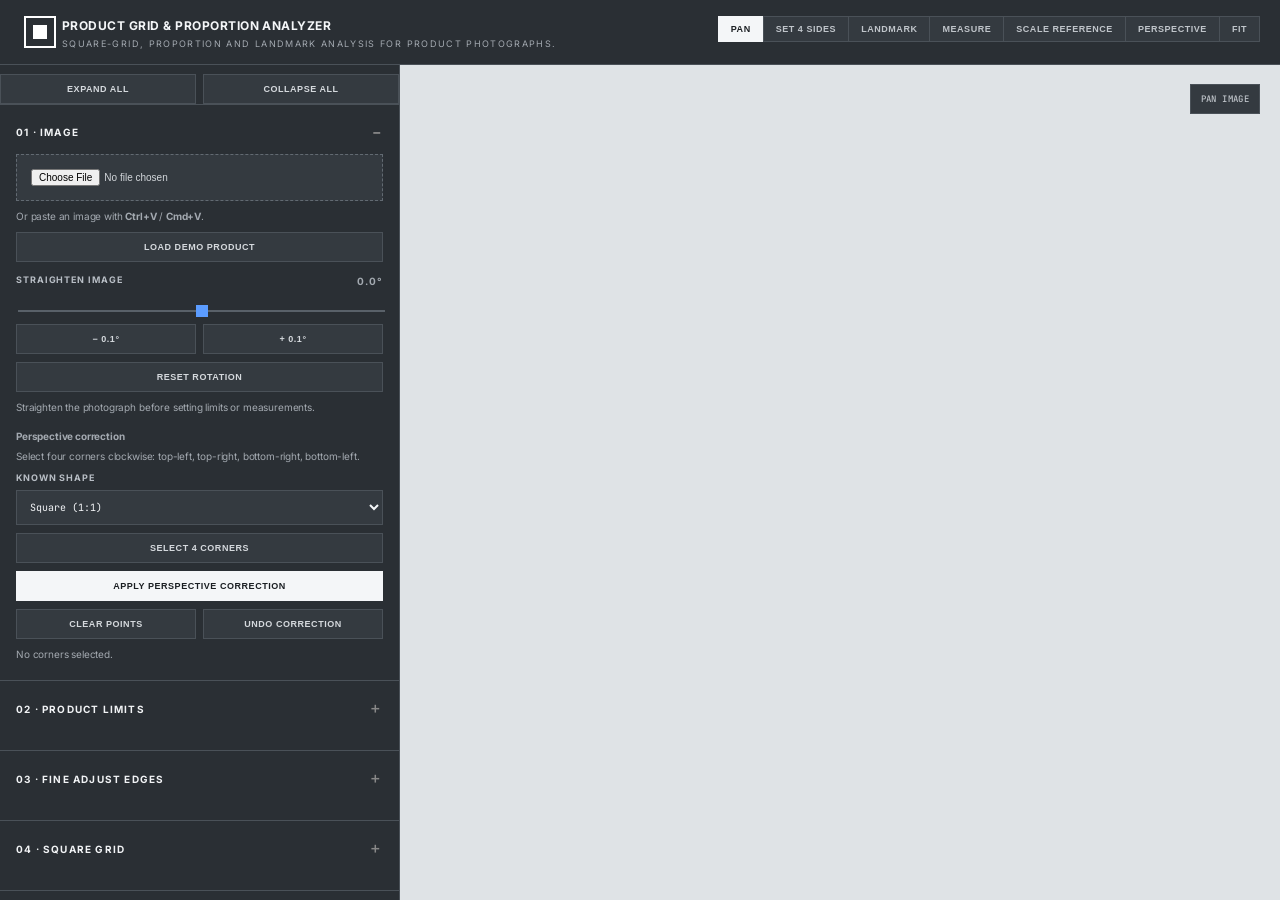
<file: index.html>
<!doctype html><html><head><meta charset="utf-8"><meta name="viewport" content="width=device-width,initial-scale=1"><title>Grid Precision | Technical Product Analyzer</title><style>html,body,iframe{margin:0;width:100%;height:100%;border:0;background:#3b4046;display:block;overflow:hidden}</style></head><body><iframe id="app" src="./app.html?v=4"></iframe><script>const frame=document.getElementById('app');frame.addEventListener('load',()=>{const d=frame.contentDocument;const link=d.createElement('link');link.rel='stylesheet';link.href='./superdesign-theme.css?v=4';d.head.appendChild(link);const numbering=[['1 · Image','01 · Image'],['2 · Product limits','02 · Product Limits'],['Fine adjust edges','03 · Fine Adjust Edges'],['3 · Square grid','04 · Square Grid'],['4 · Real dimension calibration','05 · Real Dimension Calibration'],['5 · Landmarks','06 · Landmarks'],['6 · Measure','07 · Measure'],['Analysis','08 · Analysis'],['7 · Report','09 · Report']];d.querySelectorAll('.panel>.group>h2').forEach(h=>{const t=h.textContent.trim();const m=numbering.find(([from])=>t.toLowerCase()===from.toLowerCase());if(m)h.textContent=m[1];});});</script></body></html>
</file>
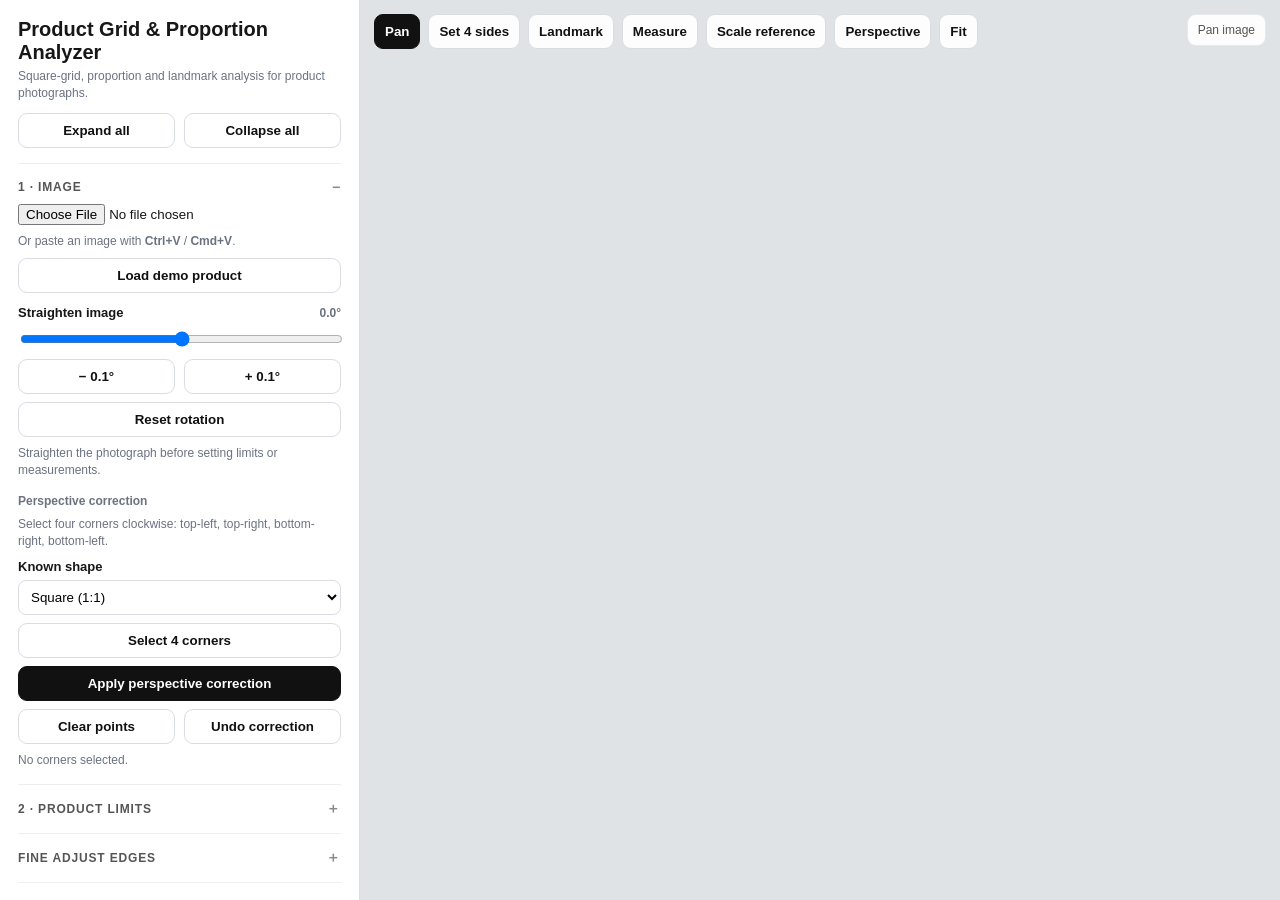
<file: app.html>
<!doctype html>
<html lang="en">
<head>
<meta charset="utf-8"/>
<meta name="viewport" content="width=device-width,initial-scale=1,viewport-fit=cover"/>
<title>Product Grid & Proportion Analyzer</title>
<style>
:root{
  --bg:#eceff1; --panel:#fff; --text:#171717; --muted:#6b7280; --border:#d9dde1;
  --blue:#1677ff; --green:#00a67d; --orange:#f59e0b; --red:#e5484d;
}
*{box-sizing:border-box}
html,body{margin:0;height:100%;font-family:Inter,-apple-system,BlinkMacSystemFont,"Segoe UI",sans-serif;background:var(--bg);color:var(--text)}
.app{height:100%;display:grid;grid-template-columns:360px 1fr}
.panel{background:#fff;border-right:1px solid var(--border);padding:18px;overflow:auto}
h1{font-size:20px;margin:0 0 4px}
h2{font-size:12px;text-transform:uppercase;letter-spacing:.07em;color:#555;margin:0 0 9px}
.small{font-size:12px;color:var(--muted);line-height:1.45}
.group{border-top:1px solid #eee;padding-top:15px;margin-top:15px}
.group.collapsible>h2{display:flex;justify-content:space-between;align-items:center;cursor:pointer;user-select:none}
.group.collapsible>h2::after{content:'＋';font-size:14px;color:#888}
.group.collapsible.open>h2::after{content:'−'}
.group.collapsible:not(.open)>.group-content{display:none}
label{font-size:13px;font-weight:650;display:flex;justify-content:space-between;gap:8px;margin-bottom:6px}
input[type=file],input[type=range],input[type=number],select{width:100%}
input[type=number],select{border:1px solid var(--border);border-radius:8px;padding:8px;background:#fff}
.row{display:grid;grid-template-columns:1fr 1fr;gap:9px}
button{
  width:100%;border:1px solid var(--border);background:#fff;color:#111;border-radius:9px;padding:9px 10px;font-weight:700;cursor:pointer
}
button.active,button.primary{background:#111;color:#fff;border-color:#111}
button.danger{color:#b42318}
.workspace{position:relative;overflow:hidden;background:#dfe3e6}
canvas{display:block;width:100%;height:100%;touch-action:none;cursor:crosshair}
.toolbar{position:absolute;top:14px;left:14px;display:flex;gap:8px;flex-wrap:wrap;z-index:5}
.toolbar button{width:auto;background:rgba(255,255,255,.93);backdrop-filter:blur(6px)}
.toolbar button.active{background:#111;color:#fff}
.status{position:absolute;right:14px;top:14px;background:rgba(255,255,255,.93);border:1px solid rgba(0,0,0,.08);padding:8px 10px;border-radius:9px;font-size:12px;color:#555;z-index:4}
.card{border:1px solid #e5e7eb;background:#fafafa;border-radius:10px;padding:10px;font-size:12px}
.bigmetric{font-size:19px;font-weight:750;margin-top:3px}
.results{display:flex;flex-direction:column;gap:8px}
.landmark{border:1px solid #e4e4e4;border-radius:9px;padding:9px;background:#fafafa;font-size:12px}
.landmark-controls{display:flex;gap:10px;flex-wrap:wrap;margin-top:7px}
.landmark-controls label{font-size:11px;font-weight:500;margin:0;justify-content:flex-start;align-items:center}
.landmark-controls input{width:auto}
.measurement{border:1px solid #e4e4e4;border-radius:9px;padding:9px;background:#fafafa;font-size:12px}
.metric{font-variant-numeric:tabular-nums;color:#555}
.check{display:flex;justify-content:flex-start;gap:8px;align-items:center;font-weight:500}
.check input{width:auto}
.legend{display:flex;gap:12px;flex-wrap:wrap;font-size:11px;color:#555}
.dot{width:8px;height:8px;border-radius:50%;display:inline-block;margin-right:5px}
@media(max-width:840px){
 .app{grid-template-columns:1fr;grid-template-rows:auto 64vh;height:auto;min-height:100vh}
 .panel{border-right:0;border-bottom:1px solid var(--border)}
}
</style>
</head>
<body>
<div class="app">
<aside class="panel">
  <h1>Product Grid & Proportion Analyzer</h1>
  <div class="small">Square-grid, proportion and landmark analysis for product photographs.</div>
  <div class="row" style="margin-top:10px">
    <button id="expandSections">Expand all</button>
    <button id="collapseSections">Collapse all</button>
  </div>

  <div class="group">
    <h2>1 · Image</h2>
    <input id="file" type="file" accept="image/*">
    <div class="small" style="margin-top:8px">Or paste an image with <b>Ctrl+V</b> / <b>Cmd+V</b>.</div>
    <div style="height:8px"></div>
    <button id="demo">Load demo product</button>
    <div style="height:12px"></div>
    <label>Straighten image <span id="rotateVal" class="small">0.0°</span></label>
    <input id="rotateAngle" type="range" min="-15" max="15" step="0.1" value="0">
    <div style="height:8px"></div>
    <div class="row">
      <button id="rotateMinus">− 0.1°</button>
      <button id="rotatePlus">+ 0.1°</button>
    </div>
    <div style="height:8px"></div>
    <button id="rotateReset">Reset rotation</button>
    <div class="small" style="margin-top:8px">Straighten the photograph before setting limits or measurements.</div>
    <div style="height:14px"></div>
    <div class="small"><b>Perspective correction</b></div>
    <div class="small" style="margin-top:5px">Select four corners clockwise: top-left, top-right, bottom-right, bottom-left.</div>
    <div style="height:8px"></div>
    <label>Known shape</label>
    <select id="perspectiveShape">
      <option value="square">Square (1:1)</option>
      <option value="measured">Use measured quadrilateral ratio</option>
      <option value="custom">Custom W:H ratio</option>
    </select>
    <div id="perspectiveRatioBox" style="display:none;margin-top:8px">
      <label>Custom W:H ratio</label>
      <input id="perspectiveRatio" type="number" min="0.05" max="20" step="0.01" value="1">
    </div>
    <div style="height:8px"></div>
    <button id="selectPerspective">Select 4 corners</button>
    <div style="height:8px"></div>
    <button id="applyPerspective" class="primary">Apply perspective correction</button>
    <div style="height:8px"></div>
    <div class="row">
      <button id="clearPerspective">Clear points</button>
      <button id="undoPerspective">Undo correction</button>
    </div>
    <div id="perspectiveMetric" class="small" style="margin-top:8px">No corners selected.</div>
  </div>

  <div class="group">
    <h2>2 · Product limits</h2>
    <div class="small">Set the four orthogonal limits in this order: <b>left, right, top, bottom</b>.</div>
    <div style="height:9px"></div>
    <button id="setSides" class="primary">Set 4 sides</button>
    <div style="height:8px"></div>
    <button id="resetSides">Reset sides</button>
  </div>

  <div class="group">
    <h2>Fine adjust edges</h2>
    <div class="small">After setting all four product limits, select one edge and nudge it by very small amounts.</div>
    <div style="height:9px"></div>
    <label>Edge</label>
    <select id="fineEdge">
      <option value="left">Left</option>
      <option value="right">Right</option>
      <option value="top">Top</option>
      <option value="bottom">Bottom</option>
    </select>
    <div style="height:9px"></div>
    <label>Step</label>
    <select id="fineStep">
      <option value="0.1">0.1 px</option>
      <option value="0.5">0.5 px</option>
      <option value="1" selected>1 px</option>
    </select>
    <div style="height:9px"></div>
    <div class="row">
      <button id="fineMinus">− Nudge</button>
      <button id="finePlus">+ Nudge</button>
    </div>
    <div class="small" style="margin-top:8px">Keyboard: ←/→ for vertical edges, ↑/↓ for horizontal edges. Hold Shift for 0.1 px.</div>
  </div>

  <div class="group">
    <h2>3 · Square grid</h2>
    <label>Drive grid by</label>
    <select id="drive">
      <option value="cols">Number of columns</option>
      <option value="rows">Number of rows</option>
      <option value="cell">Cell size in pixels</option>
    </select>
    <div style="height:10px"></div>

    <div id="colsBox">
      <label>Columns</label>
      <input id="cols" type="number" min="1" max="300" value="30">
    </div>
    <div id="rowsBox" style="display:none">
      <label>Rows</label>
      <input id="rows" type="number" min="1" max="300" value="35">
    </div>
    <div id="cellBox" style="display:none">
      <label>Cell size <span class="small">px</span></label>
      <input id="cell" type="number" min="1" max="1000" value="20">
    </div>

    <div style="height:10px"></div>
    <label>Grid opacity <span id="opVal" class="small">65%</span></label>
    <input id="opacity" type="range" min="10" max="100" value="65">

    <div style="height:10px"></div>
    <label class="check"><input id="centers" type="checkbox" checked> Show center axes</label>
    <div style="height:8px"></div>
    <label class="check"><input id="extendGrid" type="checkbox"> Extend grid to full image</label>
  </div>

  <div class="group">
    <h2>4 · Real dimension calibration</h2>
    <label>Known side</label>
    <select id="knownSide">
      <option value="width">Product width</option>
      <option value="height">Product height</option>
    </select>
    <div style="height:8px"></div>
    <label>Dimension <span class="small">mm</span></label>
    <input id="knownMM" type="number" min="0.001" step="0.1" placeholder="e.g. 300">
    <div class="small" style="margin-top:8px">Once one real dimension is known, the grid cell size and the other product dimension are calculated in millimetres.</div>
    <div style="height:14px"></div>
    <div class="small"><b>Or calibrate from a ruler/reference</b></div>
    <div class="small" style="margin-top:5px">Draw between two known marks, then enter their real separation.</div>
    <div style="height:8px"></div>
    <label>Reference distance <span class="small">mm</span></label>
    <input id="referenceMM" type="number" min="0.001" step="0.1" placeholder="e.g. 100">
    <div style="height:8px"></div>
    <button id="setReference">Set reference line</button>
    <div style="height:8px"></div>
    <button id="clearReference">Clear reference</button>
    <div id="calibrationMetric" class="small" style="margin-top:8px">No reference line set.</div>
  </div>

  <div class="group">
    <h2>5 · Landmarks</h2>
    <div class="small">Choose <b>Landmark</b> and click feature centers, seams, display edges, controls, etc.</div>
    <div style="height:9px"></div>
    <div class="row">
      <button id="undoMark">Undo last</button>
      <button id="clearMarks" class="danger">Clear all</button>
    </div>
  </div>

  <div class="group">
    <h2>6 · Measure</h2>
    <div class="small">Choose <b>Measure</b>, then click two points. Each endpoint can snap to the nearest grid intersection.</div>
    <div style="height:9px"></div>
    <label class="check"><input id="snapMeasure" type="checkbox" checked> Snap measurement points to grid</label>
    <div style="height:9px"></div>
    <div class="row">
      <button id="undoMeasure">Undo last</button>
      <button id="clearMeasures" class="danger">Clear all</button>
    </div>
  </div>

  <div class="group">
    <h2>Analysis</h2>
    <div class="card">
      <div class="small">Product area</div>
      <div id="areaMetric" class="bigmetric">—</div>

      <div style="height:8px"></div>
      <div class="small">Aspect ratio W:H</div>
      <div id="ratioMetric" class="bigmetric">—</div>
      <div id="ratioHint" class="small"></div>

      <div style="height:8px"></div>
      <div class="small">Square cell size</div>
      <div id="cellMetric" class="bigmetric">—</div>

      <div style="height:8px"></div>
      <div class="small">Resulting grid</div>
      <div id="gridMetric" class="bigmetric">—</div>

      <div style="height:8px"></div>
      <div class="small">Real dimensions</div>
      <div id="realMetric" class="bigmetric">—</div>
    </div>

    <div style="height:10px"></div>
    <div id="results" class="results"></div>
      <div style="height:10px"></div>
      <div id="measureResults" class="results"></div>
  </div>

  <div class="group">
    <h2>7 · Report</h2>
    <div class="small">Generate an ISO B5 analysis sheet with the annotated image, proportions, grid calibration, landmarks and measurements.</div>
    <div style="height:9px"></div>
    <button id="exportReport" class="primary">Export B5 report / PDF</button>
    <div style="height:8px"></div>
    <button id="exportPNG">Export annotated PNG</button>
    <div style="height:8px"></div>
    <button id="copyPNG">Copy annotated PNG</button>
    <div class="small" style="margin-top:8px">PNG export crops to the nearest interior grid lines at the four image edges and embeds the analysis data in the exported image.</div>
  </div>

  <div class="group">
    <div class="legend">
      <span><span class="dot" style="background:#1677ff"></span>Product limits</span>
      <span><span class="dot" style="background:#00a67d"></span>Square grid</span>
      <span><span class="dot" style="background:#f59e0b"></span>Center axes</span>
      <span><span class="dot" style="background:#e5484d"></span>Landmarks</span>
    </div>
  </div>
</aside>

<main class="workspace" id="workspace">
  <canvas id="canvas"></canvas>
  <div class="toolbar">
    <button data-mode="pan" class="active">Pan</button>
    <button data-mode="sides">Set 4 sides</button>
    <button data-mode="landmark">Landmark</button>
    <button data-mode="measure">Measure</button>
    <button data-mode="calibrate">Scale reference</button>
    <button data-mode="perspective">Perspective</button>
    <button id="fit">Fit</button>
  </div>
  <div class="status" id="status">Load an image or demo</div>
</main>
</div>

<script>
(()=>{
const $=id=>document.getElementById(id);
const canvas=$('canvas'),ctx=canvas.getContext('2d'),workspace=$('workspace');
let img=null,sourceImg=null,baseScale=1,zoom=1,imgX=0,imgY=0;
let mode='pan',sideStep=0;
let sides={left:null,right:null,top:null,bottom:null};
let marks=[];
let measures=[];
let pendingMeasure=null;
let reference={a:null,b:null};
let perspectivePoints=[],perspectiveBackup=null;
let drag=false,lx=0,ly=0;

function size(){const r=workspace.getBoundingClientRect();return{w:r.width,h:r.height}}
function resize(){const {w,h}=size(),dpr=devicePixelRatio||1;canvas.width=Math.max(1,Math.round(w*dpr));canvas.height=Math.max(1,Math.round(h*dpr));canvas.style.width=w+'px';canvas.style.height=h+'px';ctx.setTransform(dpr,0,0,dpr,0,0);draw()}
function fit(){if(!img)return;const {w,h}=size();baseScale=Math.min(w/img.width,h/img.height)*.92;zoom=1;imgX=(w-img.width*baseScale)/2;imgY=(h-img.height*baseScale)/2;draw()}
function resetAnalysis(){
 sides={left:null,right:null,top:null,bottom:null};marks=[];measures=[];pendingMeasure=null;reference={a:null,b:null};perspectivePoints=[];sideStep=0;
}
function applyRotation(){
 if(!sourceImg)return;
 const degrees=+$('rotateAngle').value||0,rad=degrees*Math.PI/180;
 const sw=sourceImg.width,sh=sourceImg.height,c=Math.abs(Math.cos(rad)),s=Math.abs(Math.sin(rad));
 const out=document.createElement('canvas');out.width=Math.ceil(sw*c+sh*s);out.height=Math.ceil(sw*s+sh*c);
 const oc=out.getContext('2d');oc.translate(out.width/2,out.height/2);oc.rotate(rad);oc.drawImage(sourceImg,-sw/2,-sh/2);
 img=out;$('rotateVal').textContent=`${degrees.toFixed(1)}°`;resetAnalysis();fit();setMode('sides');
}
function s2i(x,y){const s=baseScale*zoom;return{x:(x-imgX)/s,y:(y-imgY)/s}}
function i2s(x,y){const s=baseScale*zoom;return{x:imgX+x*s,y:imgY+y*s}}
function distance(a,b){return Math.hypot(b.x-a.x,b.y-a.y)}
function solveLinear(matrix,values){
 const n=values.length,a=matrix.map((row,i)=>[...row,values[i]]);
 for(let col=0;col<n;col++){
   let pivot=col;for(let row=col+1;row<n;row++)if(Math.abs(a[row][col])>Math.abs(a[pivot][col]))pivot=row;
   if(Math.abs(a[pivot][col])<1e-10)return null;
   [a[col],a[pivot]]=[a[pivot],a[col]];
   const d=a[col][col];for(let j=col;j<=n;j++)a[col][j]/=d;
   for(let row=0;row<n;row++)if(row!==col){const f=a[row][col];for(let j=col;j<=n;j++)a[row][j]-=f*a[col][j]}
 }
 return a.map(row=>row[n]);
}
function homographyToSource(w,h,q){
 const dst=[[0,0],[w-1,0],[w-1,h-1],[0,h-1]],m=[],v=[];
 dst.forEach(([x,y],i)=>{const u=q[i].x,z=q[i].y;m.push([x,y,1,0,0,0,-u*x,-u*y]);v.push(u);m.push([0,0,0,x,y,1,-z*x,-z*y]);v.push(z)});
 return solveLinear(m,v);
}
function applyPerspectiveCorrection(){
 if(!img||perspectivePoints.length!==4){$('status').textContent='Select four perspective corners first';return}
 const q=perspectivePoints,avgW=(distance(q[0],q[1])+distance(q[3],q[2]))/2,avgH=(distance(q[0],q[3])+distance(q[1],q[2]))/2;
 let ratio=$('perspectiveShape').value==='square'?1:$('perspectiveShape').value==='custom'?+$('perspectiveRatio').value:avgW/avgH;
 if(!Number.isFinite(ratio)||ratio<=0){alert('Enter a valid W:H ratio.');return}
 let oh=Math.max(64,Math.round(avgH)),ow=Math.max(64,Math.round(oh*ratio)),scale=Math.min(1,2000/Math.max(ow,oh));ow=Math.round(ow*scale);oh=Math.round(oh*scale);
 const H=homographyToSource(ow,oh,q);if(!H){alert('Those four points cannot define a perspective correction.');return}
 const src=document.createElement('canvas');src.width=img.width;src.height=img.height;const sc=src.getContext('2d');sc.drawImage(img,0,0);
 const source=sc.getImageData(0,0,src.width,src.height),out=document.createElement('canvas');out.width=ow;out.height=oh;const oc=out.getContext('2d'),result=oc.createImageData(ow,oh);
 const [a,b,c,d,e,f,g,k]=H,sd=source.data,rd=result.data,sw=src.width,sh=src.height;
 for(let y=0;y<oh;y++)for(let x=0;x<ow;x++){
   const den=g*x+k*y+1,sx=Math.round((a*x+b*y+c)/den),sy=Math.round((d*x+e*y+f)/den),di=(y*ow+x)*4;
   if(sx>=0&&sx<sw&&sy>=0&&sy<sh){const si=(sy*sw+sx)*4;rd[di]=sd[si];rd[di+1]=sd[si+1];rd[di+2]=sd[si+2];rd[di+3]=sd[si+3]}
 }
 oc.putImageData(result,0,0);perspectiveBackup=img;sourceImg=out;img=out;$('rotateAngle').value=0;$('rotateVal').textContent='0.0°';resetAnalysis();fit();setMode('sides');$('status').textContent='Perspective corrected — set the product limits';
}
function ready(){return sides.left!==null&&sides.right!==null&&sides.top!==null&&sides.bottom!==null}
function rect(){if(!ready())return null;const l=Math.min(sides.left,sides.right),r=Math.max(sides.left,sides.right),t=Math.min(sides.top,sides.bottom),b=Math.max(sides.top,sides.bottom);return{x:l,y:t,w:r-l,h:b-t}}
function gcd(a,b){return b?gcd(b,a%b):a}
function nearestFraction(v,maxDen=20){
 let best={n:1,d:1,err:Infinity};
 for(let d=1;d<=maxDen;d++)for(let n=1;n<=maxDen*2;n++){
   const q=n/d,e=Math.abs(v-q);
   if(e<best.err)best={n,d,err:e};
 }
 const g=gcd(best.n,best.d)||1;best.n/=g;best.d/=g;return best;
}
function commonRatioName(r){
 const refs=[
   {v:1,name:'1:1 square'},
   {v:4/3,name:'4:3'},
   {v:3/2,name:'3:2'},
   {v:16/10,name:'16:10'},
   {v:16/9,name:'16:9'},
   {v:(1+Math.sqrt(5))/2,name:'φ golden ratio'},
   {v:Math.sqrt(2),name:'√2'},
   {v:5/4,name:'5:4'},
   {v:6/5,name:'6:5'}
 ];
 let b=refs[0];for(const x of refs)if(Math.abs(r-x.v)<Math.abs(r-b.v))b=x;
 return {name:b.name,err:Math.abs(r-b.v)};
}
function gridSpec(){
 const r=rect();if(!r||r.w<=0||r.h<=0)return null;
 const d=$('drive').value;let cell,cols,rows;
 if(d==='cols'){cols=Math.max(1,+$('cols').value||1);cell=r.w/cols;rows=Math.max(1,Math.round(r.h/cell))}
 else if(d==='rows'){rows=Math.max(1,+$('rows').value||1);cell=r.h/rows;cols=Math.max(1,Math.round(r.w/cell))}
 else{cell=Math.max(1,+$('cell').value||1);cols=Math.max(1,Math.round(r.w/cell));rows=Math.max(1,Math.round(r.h/cell))}
 return{cell,cols,rows};
}
function mmSpec(){
 const r=rect(),g=gridSpec();
 if(!r||!g)return null;
 const refMM=+$('referenceMM').value,refPx=reference.a&&reference.b?Math.hypot(reference.b.x-reference.a.x,reference.b.y-reference.a.y):0;
 if(refMM>0&&refPx>0){
   const mmPerPx=refMM/refPx;
   return{mmPerPx,wmm:r.w*mmPerPx,hmm:r.h*mmPerPx,cellmm:g.cell*mmPerPx,source:'reference'};
 }
 const known=+$('knownMM').value;
 if(!known||known<=0)return null;
 let mmPerPx,wmm,hmm;
 if($('knownSide').value==='width'){mmPerPx=known/r.w;wmm=known;hmm=r.h*mmPerPx}
 else{mmPerPx=known/r.h;hmm=known;wmm=r.w*mmPerPx}
 return{mmPerPx,wmm,hmm,cellmm:g.cell*mmPerPx,source:'product'};
}
function setMode(m){
 mode=m;document.querySelectorAll('[data-mode]').forEach(b=>b.classList.toggle('active',b.dataset.mode===m));
 if(m==='sides'){sideStep=0;$('status').textContent='Click LEFT limit'}
 else if(m==='landmark')$('status').textContent='Click a feature'
 else if(m==='measure')$('status').textContent=pendingMeasure?'Click measurement end':'Click measurement start'
 else if(m==='calibrate')$('status').textContent=reference.a&&!reference.b?'Click second reference mark':'Click first reference mark'
 else if(m==='perspective')$('status').textContent=`Click corner ${perspectivePoints.length+1} of 4`;
 else $('status').textContent='Pan image';
}
function updateMetrics(){
 const r=rect(),g=gridSpec(),mm=mmSpec();
 $('areaMetric').textContent=r?`${r.w.toFixed(1)} × ${r.h.toFixed(1)} px`:'—';
 if(r&&r.h){
   const ratio=r.w/r.h,frac=nearestFraction(ratio,20),common=commonRatioName(ratio);
   $('ratioMetric').textContent=`${ratio.toFixed(3)} : 1`;
   $('ratioHint').textContent=`W/H = ${ratio.toFixed(3)} · H/W = ${(1/ratio).toFixed(3)} · ≈ ${frac.n}:${frac.d} · nearest familiar ratio: ${common.name}`;
 }else{$('ratioMetric').textContent='—';$('ratioHint').textContent=''}
 $('cellMetric').textContent=g?(mm?`${g.cell.toFixed(2)} px · ${mm.cellmm.toFixed(2)} mm`:`${g.cell.toFixed(2)} px`):'—';
 $('gridMetric').textContent=g?`${g.cols} × ${g.rows}`:'—';
 $('realMetric').textContent=mm?`${mm.wmm.toFixed(1)} × ${mm.hmm.toFixed(1)} mm`:'—';
 const refPx=reference.a&&reference.b?Math.hypot(reference.b.x-reference.a.x,reference.b.y-reference.a.y):0;
 $('calibrationMetric').textContent=refPx?(+$('referenceMM').value>0?`Reference: ${refPx.toFixed(1)} px = ${+$('referenceMM').value} mm`:`Reference line: ${refPx.toFixed(1)} px — enter its distance in mm`):'No reference line set.';
 $('perspectiveMetric').textContent=perspectivePoints.length===4?'Four corners ready — apply correction.':perspectivePoints.length?`${perspectivePoints.length} of 4 corners selected.`:'No corners selected.';
 updateLandmarks(mm);
 updateMeasureResults(mm);
}
function updateLandmarks(mm){
 const box=$('results');box.innerHTML='';
 const r=rect();
 if(!marks.length){box.innerHTML='<div class="small">No landmarks yet.</div>';return}
 marks.forEach((m,i)=>{
   const d=document.createElement('div');d.className='landmark';
   let html=`<b>Landmark ${i+1}</b>`;
   if(r){
     const u=(m.x-r.x)/r.w,v=(m.y-r.y)/r.h,fx=nearestFraction(u,12),fy=nearestFraction(v,12);
     html+=`<div class="metric">x = ${(u*100).toFixed(1)}% ≈ ${fx.n}/${fx.d} W</div>`;
     html+=`<div class="metric">y = ${(v*100).toFixed(1)}% ≈ ${fy.n}/${fy.d} H</div>`;
     if(mm){
       const xmm=(m.x-r.x)*mm.mmPerPx,ymm=(m.y-r.y)*mm.mmPerPx;
       html+=`<div class="metric">${xmm.toFixed(1)} mm from left · ${ymm.toFixed(1)} mm from top</div>`;
     }
   } else html+=`<div class="small">Define the four product limits first.</div>`;
   html+=`<div class="landmark-controls">
     <label><input type="checkbox" data-mark="${i}" data-axis="x" ${m.axisX?'checked':''}> X axis</label>
     <label><input type="checkbox" data-mark="${i}" data-axis="y" ${m.axisY?'checked':''}> Y axis</label>
   </div>`;
   d.innerHTML=html;box.appendChild(d);
 });
 box.querySelectorAll('input[data-mark]').forEach(inp=>{
   inp.addEventListener('change',()=>{
     const i=+inp.dataset.mark;
     if(inp.dataset.axis==='x')marks[i].axisX=inp.checked;
     else marks[i].axisY=inp.checked;
     draw();
   });
 });
}
function snapPointToGrid(p){
 const r=rect(),g=gridSpec();
 if(!r||!g)return p;
 const ix=Math.round((p.x-r.x)/g.cell);
 const iy=Math.round((p.y-r.y)/g.cell);
 return {
   x:r.x+ix*g.cell,
   y:r.y+iy*g.cell
 };
}
function updateMeasureResults(mm){
 const box=$('measureResults');box.innerHTML='';
 if(!measures.length){
   box.innerHTML='<div class="small">No measurements yet.</div>';
   return;
 }
 measures.forEach((m,i)=>{
   const dx=m.b.x-m.a.x,dy=m.b.y-m.a.y;
   const dpx=Math.hypot(dx,dy);
   const el=document.createElement('div');
   el.className='measurement';
   let txt=`<b>Measurement ${i+1}</b><div class="metric">${dpx.toFixed(2)} px`;
   if(mm) txt+=` · ${(dpx*mm.mmPerPx).toFixed(2)} mm`;
   txt+='</div>';
   if(mm){
     txt+=`<div class="metric">ΔX ${(Math.abs(dx)*mm.mmPerPx).toFixed(2)} mm · ΔY ${(Math.abs(dy)*mm.mmPerPx).toFixed(2)} mm</div>`;
   } else {
     txt+=`<div class="metric">ΔX ${Math.abs(dx).toFixed(2)} px · ΔY ${Math.abs(dy).toFixed(2)} px</div>`;
   }
   if(m.snapped) txt+='<div class="small">Snapped to square-grid intersections</div>';
   el.innerHTML=txt;box.appendChild(el);
 });
}
function draw(){
 const {w,h}=size();ctx.clearRect(0,0,w,h);ctx.fillStyle='#dfe3e6';ctx.fillRect(0,0,w,h);
 if(img){const s=baseScale*zoom;ctx.drawImage(img,imgX,imgY,img.width*s,img.height*s)}
 const r=rect();
 if(r){
   const a=i2s(r.x,r.y),b=i2s(r.x+r.w,r.y+r.h),g=gridSpec();
   ctx.save();ctx.strokeStyle='#1677ff';ctx.lineWidth=2;ctx.strokeRect(a.x,a.y,b.x-a.x,b.y-a.y);
   if(g){
     const cell=g.cell*baseScale*zoom;ctx.globalAlpha=+$('opacity').value/100;ctx.strokeStyle='#00a67d';ctx.lineWidth=1.1;
     if($('extendGrid').checked){
       const imgTL=i2s(0,0), imgBR=i2s(img.width,img.height);
       const left=Math.max(0,imgTL.x), right=Math.min(w,imgBR.x);
       const top=Math.max(0,imgTL.y), bottom=Math.min(h,imgBR.y);
       let startX=a.x;
       while(startX-cell>=left)startX-=cell;
       let startY=a.y;
       while(startY-cell>=top)startY-=cell;
       for(let x=startX;x<=right+.5;x+=cell){ctx.beginPath();ctx.moveTo(x,top);ctx.lineTo(x,bottom);ctx.stroke()}
       for(let y=startY;y<=bottom+.5;y+=cell){ctx.beginPath();ctx.moveTo(left,y);ctx.lineTo(right,y);ctx.stroke()}
     }else{
       for(let i=0;i<=g.cols;i++){const x=a.x+i*cell;if(x>b.x+.5)break;ctx.beginPath();ctx.moveTo(x,a.y);ctx.lineTo(x,b.y);ctx.stroke()}
       for(let j=0;j<=g.rows;j++){const y=a.y+j*cell;if(y>b.y+.5)break;ctx.beginPath();ctx.moveTo(a.x,y);ctx.lineTo(b.x,y);ctx.stroke()}
     }
     ctx.globalAlpha=1;
   }
   if($('centers').checked){
     ctx.strokeStyle='#f59e0b';ctx.lineWidth=1.7;ctx.setLineDash([7,5]);ctx.beginPath();
     ctx.moveTo((a.x+b.x)/2,a.y);ctx.lineTo((a.x+b.x)/2,b.y);ctx.moveTo(a.x,(a.y+b.y)/2);ctx.lineTo(b.x,(a.y+b.y)/2);ctx.stroke();ctx.setLineDash([]);
   }
   ctx.restore();
 }
 // partial guides
 if(!ready()){
   ctx.save();ctx.strokeStyle='#1677ff';ctx.lineWidth=2;
   if(sides.left!==null){let p=i2s(sides.left,0);ctx.beginPath();ctx.moveTo(p.x,0);ctx.lineTo(p.x,h);ctx.stroke()}
   if(sides.right!==null){let p=i2s(sides.right,0);ctx.beginPath();ctx.moveTo(p.x,0);ctx.lineTo(p.x,h);ctx.stroke()}
   if(sides.top!==null){let p=i2s(0,sides.top);ctx.beginPath();ctx.moveTo(0,p.y);ctx.lineTo(w,p.y);ctx.stroke()}
   if(sides.bottom!==null){let p=i2s(0,sides.bottom);ctx.beginPath();ctx.moveTo(0,p.y);ctx.lineTo(w,p.y);ctx.stroke()}
   ctx.restore();
 }
 // landmark axes
 marks.forEach((m,i)=>{
   const p=i2s(m.x,m.y);
   ctx.save();
   ctx.strokeStyle='#e5484d';ctx.lineWidth=1.2;ctx.setLineDash([5,4]);ctx.globalAlpha=.8;
   if(m.axisX){ctx.beginPath();ctx.moveTo(0,p.y);ctx.lineTo(w,p.y);ctx.stroke()}
   if(m.axisY){ctx.beginPath();ctx.moveTo(p.x,0);ctx.lineTo(p.x,h);ctx.stroke()}
   ctx.restore();
   ctx.fillStyle='#e5484d';ctx.beginPath();ctx.arc(p.x,p.y,6,0,Math.PI*2);ctx.fill();
   ctx.fillStyle='#fff';ctx.font='10px system-ui';ctx.textAlign='center';ctx.textBaseline='middle';ctx.fillText(i+1,p.x,p.y);
 });
 // measurements
 measures.forEach((m,i)=>{
   const a=i2s(m.a.x,m.a.y),b=i2s(m.b.x,m.b.y);
   ctx.save();ctx.strokeStyle='#7c3aed';ctx.fillStyle='#7c3aed';ctx.lineWidth=2;
   ctx.beginPath();ctx.moveTo(a.x,a.y);ctx.lineTo(b.x,b.y);ctx.stroke();
   [a,b].forEach(p=>{ctx.beginPath();ctx.arc(p.x,p.y,5,0,Math.PI*2);ctx.fill()});
   const mx=(a.x+b.x)/2,my=(a.y+b.y)/2;
   const mm=mmSpec(),dist=Math.hypot(m.b.x-m.a.x,m.b.y-m.a.y);
   const label=mm?`${(dist*mm.mmPerPx).toFixed(1)} mm`:`${dist.toFixed(1)} px`;
   ctx.font='12px system-ui';ctx.textAlign='center';ctx.textBaseline='bottom';
   const tw=ctx.measureText(label).width;ctx.fillStyle='rgba(255,255,255,.9)';ctx.fillRect(mx-tw/2-4,my-18,tw+8,17);
   ctx.fillStyle='#111';ctx.fillText(label,mx,my-4);ctx.restore();
 });
 if(pendingMeasure){
   const a=i2s(pendingMeasure.x,pendingMeasure.y);
   ctx.save();ctx.fillStyle='#7c3aed';ctx.beginPath();ctx.arc(a.x,a.y,5,0,Math.PI*2);ctx.fill();ctx.restore();
 }
 if(reference.a){
   const a=i2s(reference.a.x,reference.a.y),b=reference.b?i2s(reference.b.x,reference.b.y):null;
   ctx.save();ctx.strokeStyle='#00a6c7';ctx.fillStyle='#00a6c7';ctx.lineWidth=3;
   if(b){ctx.beginPath();ctx.moveTo(a.x,a.y);ctx.lineTo(b.x,b.y);ctx.stroke()}
   [a,b].filter(Boolean).forEach(p=>{ctx.beginPath();ctx.arc(p.x,p.y,6,0,Math.PI*2);ctx.fill()});
   if(b){
     const px=Math.hypot(reference.b.x-reference.a.x,reference.b.y-reference.a.y),known=+$('referenceMM').value;
     const label=known>0?`${known} mm reference`:`${px.toFixed(1)} px reference`;
     ctx.font='12px system-ui';ctx.textAlign='center';ctx.textBaseline='bottom';
     ctx.fillStyle='#006b80';ctx.fillText(label,(a.x+b.x)/2,(a.y+b.y)/2-5);
   }
   ctx.restore();
 }
 if(perspectivePoints.length){
   const pts=perspectivePoints.map(p=>i2s(p.x,p.y));ctx.save();ctx.strokeStyle='#d946ef';ctx.fillStyle='#d946ef';ctx.lineWidth=2;
   ctx.beginPath();pts.forEach((p,i)=>i?ctx.lineTo(p.x,p.y):ctx.moveTo(p.x,p.y));if(pts.length===4)ctx.closePath();ctx.stroke();
   pts.forEach((p,i)=>{ctx.beginPath();ctx.arc(p.x,p.y,7,0,Math.PI*2);ctx.fill();ctx.fillStyle='#fff';ctx.font='10px system-ui';ctx.textAlign='center';ctx.textBaseline='middle';ctx.fillText(i+1,p.x,p.y);ctx.fillStyle='#d946ef'});ctx.restore();
 }
 updateMetrics();
}

function renderReportImage(){
 if(!img)return null;
 const out=document.createElement('canvas');
 out.width=img.width;out.height=img.height;
 const c=out.getContext('2d');
 c.drawImage(img,0,0);

 const r=rect(),g=gridSpec(),mm=mmSpec();
 if(r&&g){
   c.save();
   c.strokeStyle='#1677ff';
   c.lineWidth=Math.max(2,img.width/900);
   c.strokeRect(r.x,r.y,r.w,r.h);

   c.globalAlpha=+$('opacity').value/100;
   c.strokeStyle='#00a67d';
   c.lineWidth=Math.max(1,img.width/1400);

   if($('extendGrid').checked){
     let startX=r.x;
     while(startX-g.cell>=0)startX-=g.cell;
     let startY=r.y;
     while(startY-g.cell>=0)startY-=g.cell;
     for(let x=startX;x<=img.width;x+=g.cell){c.beginPath();c.moveTo(x,0);c.lineTo(x,img.height);c.stroke()}
     for(let y=startY;y<=img.height;y+=g.cell){c.beginPath();c.moveTo(0,y);c.lineTo(img.width,y);c.stroke()}
   }else{
     for(let i=0;i<=g.cols;i++){
       const x=r.x+i*g.cell;if(x>r.x+r.w+.5)break;
       c.beginPath();c.moveTo(x,r.y);c.lineTo(x,r.y+r.h);c.stroke();
     }
     for(let j=0;j<=g.rows;j++){
       const y=r.y+j*g.cell;if(y>r.y+r.h+.5)break;
       c.beginPath();c.moveTo(r.x,y);c.lineTo(r.x+r.w,y);c.stroke();
     }
   }
   c.globalAlpha=1;

   if($('centers').checked){
     c.strokeStyle='#f59e0b';
     c.lineWidth=Math.max(2,img.width/900);
     c.setLineDash([img.width/120,img.width/160]);
     c.beginPath();
     c.moveTo(r.x+r.w/2,r.y);c.lineTo(r.x+r.w/2,r.y+r.h);
     c.moveTo(r.x,r.y+r.h/2);c.lineTo(r.x+r.w,r.y+r.h/2);
     c.stroke();c.setLineDash([]);
   }
   c.restore();
 }

 marks.forEach((m,i)=>{
   c.save();
   c.strokeStyle='#e5484d';c.fillStyle='#e5484d';
   c.lineWidth=Math.max(1.5,img.width/1100);
   c.setLineDash([img.width/150,img.width/190]);
   if(m.axisX){c.beginPath();c.moveTo(0,m.y);c.lineTo(img.width,m.y);c.stroke()}
   if(m.axisY){c.beginPath();c.moveTo(m.x,0);c.lineTo(m.x,img.height);c.stroke()}
   c.setLineDash([]);
   const rad=Math.max(6,img.width/180);
   c.beginPath();c.arc(m.x,m.y,rad,0,Math.PI*2);c.fill();
   c.fillStyle='#fff';c.font=`${Math.max(12,img.width/75)}px system-ui`;
   c.textAlign='center';c.textBaseline='middle';c.fillText(String(i+1),m.x,m.y);
   c.restore();
 });

 measures.forEach((m,i)=>{
   c.save();c.strokeStyle='#7c3aed';c.fillStyle='#7c3aed';
   c.lineWidth=Math.max(2,img.width/900);
   c.beginPath();c.moveTo(m.a.x,m.a.y);c.lineTo(m.b.x,m.b.y);c.stroke();
   const rad=Math.max(5,img.width/210);
   [m.a,m.b].forEach(p=>{c.beginPath();c.arc(p.x,p.y,rad,0,Math.PI*2);c.fill()});
   const dist=Math.hypot(m.b.x-m.a.x,m.b.y-m.a.y);
   const label=mm?`${(dist*mm.mmPerPx).toFixed(1)} mm`:`${dist.toFixed(1)} px`;
   const mx=(m.a.x+m.b.x)/2,my=(m.a.y+m.b.y)/2;
   c.font=`${Math.max(13,img.width/70)}px system-ui`;
   const tw=c.measureText(label).width;
   c.fillStyle='rgba(255,255,255,.9)';
   c.fillRect(mx-tw/2-7,my-28,tw+14,24);
   c.fillStyle='#111';c.textAlign='center';c.textBaseline='middle';c.fillText(label,mx,my-16);
   c.restore();
 });
 return out.toDataURL('image/jpeg',.92);
}
function esc(s){
 return String(s).replace(/[&<>"']/g,ch=>({'&':'&amp;','<':'&lt;','>':'&gt;','"':'&quot;',"'":'&#39;'}[ch]));
}
function buildReportHTML(){
 const r=rect(),g=gridSpec(),mm=mmSpec(),imageURL=renderReportImage();
 if(!img||!r||!g||!imageURL)return null;
 const ratio=r.w/r.h,frac=nearestFraction(ratio,20),common=commonRatioName(ratio);
 const now=new Date();
 const dateText=now.toLocaleDateString();

 let landmarkRows='';
 marks.forEach((m,i)=>{
   const u=(m.x-r.x)/r.w,v=(m.y-r.y)/r.h,fx=nearestFraction(u,12),fy=nearestFraction(v,12);
   let pos=`${(u*100).toFixed(1)}% W (≈ ${fx.n}/${fx.d}), ${(v*100).toFixed(1)}% H (≈ ${fy.n}/${fy.d})`;
   let real='—';
   if(mm) real=`${((m.x-r.x)*mm.mmPerPx).toFixed(1)} mm left, ${((m.y-r.y)*mm.mmPerPx).toFixed(1)} mm top`;
   let axes=[m.axisX?'X':'',m.axisY?'Y':''].filter(Boolean).join(' + ')||'—';
   landmarkRows+=`<tr><td>${i+1}</td><td>${esc(pos)}</td><td>${esc(real)}</td><td>${axes}</td></tr>`;
 });
 if(!landmarkRows)landmarkRows='<tr><td colspan="4">No landmarks</td></tr>';

 let measureRows='';
 measures.forEach((m,i)=>{
   const dx=m.b.x-m.a.x,dy=m.b.y-m.a.y,d=Math.hypot(dx,dy);
   const dist=mm?`${(d*mm.mmPerPx).toFixed(2)} mm`:`${d.toFixed(2)} px`;
   const deltas=mm?`ΔX ${(Math.abs(dx)*mm.mmPerPx).toFixed(2)} mm · ΔY ${(Math.abs(dy)*mm.mmPerPx).toFixed(2)} mm`:`ΔX ${Math.abs(dx).toFixed(2)} px · ΔY ${Math.abs(dy).toFixed(2)} px`;
   measureRows+=`<tr><td>${i+1}</td><td>${dist}</td><td>${deltas}</td><td>${m.snapped?'Yes':'No'}</td></tr>`;
 });
 if(!measureRows)measureRows='<tr><td colspan="4">No measurements</td></tr>';

 const realDims=mm?`${mm.wmm.toFixed(1)} × ${mm.hmm.toFixed(1)} mm`:'Not calibrated';
 const cell=mm?`${mm.cellmm.toFixed(2)} mm (${g.cell.toFixed(2)} px)`:`${g.cell.toFixed(2)} px`;

 return `<!doctype html>
<html><head><meta charset="utf-8"><title>Product analysis report</title>
<style>
@page{size:176mm 250mm;margin:12mm}
*{box-sizing:border-box}
body{margin:0;font-family:-apple-system,BlinkMacSystemFont,"Segoe UI",Arial,sans-serif;color:#161616;font-size:8.5pt;line-height:1.35}
.page{width:152mm;min-height:226mm;margin:0 auto}
header{display:flex;justify-content:space-between;align-items:flex-end;border-bottom:.35mm solid #111;padding-bottom:4mm;margin-bottom:5mm}
h1{font-size:16pt;margin:0;font-weight:700} .meta{font-size:7.5pt;color:#666;text-align:right}
figure{margin:0 0 5mm} figure img{width:100%;max-height:94mm;object-fit:contain;background:#eee;display:block}
.caption{font-size:7pt;color:#666;margin-top:1.5mm}
.metrics{display:grid;grid-template-columns:repeat(4,1fr);gap:2.5mm;margin-bottom:5mm}
.metric{border-top:.25mm solid #aaa;padding-top:2mm}.label{font-size:6.5pt;text-transform:uppercase;letter-spacing:.05em;color:#777}.value{font-size:10pt;font-weight:650;margin-top:.7mm}
h2{font-size:9pt;margin:5mm 0 2mm;border-bottom:.2mm solid #bbb;padding-bottom:1mm}
table{width:100%;border-collapse:collapse;font-size:7.2pt}th{text-align:left;color:#666;font-weight:600;border-bottom:.25mm solid #999;padding:1.5mm 1mm}td{border-bottom:.15mm solid #ddd;padding:1.5mm 1mm;vertical-align:top}
footer{margin-top:5mm;padding-top:2mm;border-top:.2mm solid #bbb;font-size:6.5pt;color:#777}
@media screen{body{background:#ddd;padding:20px}.page{background:#fff;padding:12mm;box-shadow:0 8px 30px rgba(0,0,0,.18);width:176mm;min-height:250mm}}
@media print{.page{width:auto;min-height:auto}.no-print{display:none!important}}
</style></head><body>
<div class="page">
<header><div><h1>Product Grid Analysis</h1><div>Geometric proportion & landmark report</div></div><div class="meta">${esc(dateText)}<br>Aspect convention: W:H</div></header>
<figure><img src="${imageURL}" alt="Annotated product analysis"><div class="caption">Annotated source photograph. Grid cells are square in image coordinates.</div></figure>
<section class="metrics">
<div class="metric"><div class="label">Aspect ratio</div><div class="value">${ratio.toFixed(3)} : 1</div><div>≈ ${frac.n}:${frac.d} · ${esc(common.name)}</div></div>
<div class="metric"><div class="label">Inverse H/W</div><div class="value">${(1/ratio).toFixed(3)}</div><div>Reference only</div></div>
<div class="metric"><div class="label">Grid</div><div class="value">${g.cols} × ${g.rows}</div><div>${cell} cells</div></div>
<div class="metric"><div class="label">Dimensions</div><div class="value">${realDims}</div><div>${r.w.toFixed(0)} × ${r.h.toFixed(0)} px</div></div>
</section>
<h2>Landmarks</h2>
<table><thead><tr><th>#</th><th>Normalized position</th><th>Calibrated position</th><th>Axes</th></tr></thead><tbody>${landmarkRows}</tbody></table>
<h2>Measurements</h2>
<table><thead><tr><th>#</th><th>Distance</th><th>Components</th><th>Grid snap</th></tr></thead><tbody>${measureRows}</tbody></table>
<footer>Generated by Product Grid & Proportion Analyzer · W:H = width divided by height.</footer>
</div></body></html>`;
}

function cropBoundsToGrid(){
 const r=rect(),g=gridSpec();
 if(!img||!r||!g)return null;
 const cell=g.cell;
 // Use the nearest grid lines that remain inside the source image.
 const firstX=r.x + Math.ceil((0-r.x)/cell)*cell;
 const lastX =r.x + Math.floor((img.width-r.x)/cell)*cell;
 const firstY=r.y + Math.ceil((0-r.y)/cell)*cell;
 const lastY =r.y + Math.floor((img.height-r.y)/cell)*cell;
 if(lastX<=firstX||lastY<=firstY)return {x:0,y:0,w:img.width,h:img.height};
 return {x:firstX,y:firstY,w:lastX-firstX,h:lastY-firstY};
}
function wrapCanvasText(c,text,maxWidth){
 const words=String(text).split(/\s+/),lines=[];let line='';
 for(const word of words){
   const test=line?line+' '+word:word;
   if(c.measureText(test).width>maxWidth&&line){lines.push(line);line=word}
   else line=test;
 }
 if(line)lines.push(line);
 return lines;
}
function createAnnotatedPNGCanvas(){
 if(!img||!rect()||!gridSpec()){
   alert('Load an image and define the four product limits before exporting PNG.');
   return null;
 }
 const crop=cropBoundsToGrid(),r=rect(),g=gridSpec(),mm=mmSpec();
 const ratio=r.w/r.h,frac=nearestFraction(ratio,20),common=commonRatioName(ratio);

 const infoLines=[];
 infoLines.push(`Aspect W:H  ${ratio.toFixed(3)}:1  ≈ ${frac.n}:${frac.d}  (${common.name})`);
 infoLines.push(`Grid  ${g.cols} × ${g.rows}  ·  cell ${mm?mm.cellmm.toFixed(2)+' mm':g.cell.toFixed(2)+' px'}`);
 if(mm) infoLines.push(`Product dimensions  ${mm.wmm.toFixed(1)} × ${mm.hmm.toFixed(1)} mm`);

 marks.forEach((m,i)=>{
   const u=(m.x-r.x)/r.w,v=(m.y-r.y)/r.h,fx=nearestFraction(u,12),fy=nearestFraction(v,12);
   let s=`L${i+1}: x ${(u*100).toFixed(1)}% ≈ ${fx.n}/${fx.d} W · y ${(v*100).toFixed(1)}% ≈ ${fy.n}/${fy.d} H`;
   if(mm)s+=` · ${((m.x-r.x)*mm.mmPerPx).toFixed(1)} mm left · ${((m.y-r.y)*mm.mmPerPx).toFixed(1)} mm top`;
   infoLines.push(s);
 });
 measures.forEach((m,i)=>{
   const dx=m.b.x-m.a.x,dy=m.b.y-m.a.y,d=Math.hypot(dx,dy);
   let s=`M${i+1}: ${mm?(d*mm.mmPerPx).toFixed(2)+' mm':d.toFixed(2)+' px'}`;
   if(mm)s+=` · ΔX ${(Math.abs(dx)*mm.mmPerPx).toFixed(2)} mm · ΔY ${(Math.abs(dy)*mm.mmPerPx).toFixed(2)} mm`;
   infoLines.push(s);
 });

 const scale=1;
 const pad=Math.max(18,Math.round(crop.w*.018));
 const font=Math.max(16,Math.round(crop.w*.017));
 const lineH=Math.round(font*1.45);

 // Estimate text wrapping before sizing footer.
 const test=document.createElement('canvas').getContext('2d');
 test.font=`${font}px system-ui`;
 let rendered=[];
 for(const line of infoLines){
   const wraps=wrapCanvasText(test,line,crop.w-pad*2);
   rendered.push(...wraps);
 }
 const footerH=pad*2+lineH*(rendered.length+1);

 const out=document.createElement('canvas');
 out.width=Math.round(crop.w*scale);
 out.height=Math.round((crop.h+footerH)*scale);
 const c=out.getContext('2d');

 // Cropped photo
 c.drawImage(img,crop.x,crop.y,crop.w,crop.h,0,0,crop.w,crop.h);

 // Grid
 c.save();
 c.globalAlpha=+$('opacity').value/100;
 c.strokeStyle='#00a67d';
 c.lineWidth=Math.max(1,crop.w/1300);
 const startX=r.x + Math.ceil((crop.x-r.x)/g.cell)*g.cell;
 const startY=r.y + Math.ceil((crop.y-r.y)/g.cell)*g.cell;
 for(let x=startX;x<=crop.x+crop.w+.5;x+=g.cell){
   const xx=x-crop.x;c.beginPath();c.moveTo(xx,0);c.lineTo(xx,crop.h);c.stroke();
 }
 for(let y=startY;y<=crop.y+crop.h+.5;y+=g.cell){
   const yy=y-crop.y;c.beginPath();c.moveTo(0,yy);c.lineTo(crop.w,yy);c.stroke();
 }
 c.restore();

 // Product limits
 c.save();c.strokeStyle='#1677ff';c.lineWidth=Math.max(2,crop.w/900);
 c.strokeRect(r.x-crop.x,r.y-crop.y,r.w,r.h);c.restore();

 // Center axes
 if($('centers').checked){
   c.save();c.strokeStyle='#f59e0b';c.lineWidth=Math.max(2,crop.w/1000);
   c.setLineDash([crop.w/120,crop.w/170]);
   c.beginPath();
   c.moveTo(r.x+r.w/2-crop.x,r.y-crop.y);c.lineTo(r.x+r.w/2-crop.x,r.y+r.h-crop.y);
   c.moveTo(r.x-crop.x,r.y+r.h/2-crop.y);c.lineTo(r.x+r.w-crop.x,r.y+r.h/2-crop.y);
   c.stroke();c.restore();
 }

 // Landmarks and axes
 marks.forEach((m,i)=>{
   const x=m.x-crop.x,y=m.y-crop.y;
   if(x<0||x>crop.w||y<0||y>crop.h)return;
   c.save();c.strokeStyle='#e5484d';c.fillStyle='#e5484d';c.lineWidth=Math.max(1.5,crop.w/1100);
   c.setLineDash([crop.w/150,crop.w/190]);
   if(m.axisX){c.beginPath();c.moveTo(0,y);c.lineTo(crop.w,y);c.stroke()}
   if(m.axisY){c.beginPath();c.moveTo(x,0);c.lineTo(x,crop.h);c.stroke()}
   c.setLineDash([]);
   const rad=Math.max(7,crop.w/180);c.beginPath();c.arc(x,y,rad,0,Math.PI*2);c.fill();
   c.fillStyle='#fff';c.font=`${Math.max(12,crop.w/75)}px system-ui`;c.textAlign='center';c.textBaseline='middle';c.fillText(String(i+1),x,y);
   c.restore();
 });

 // Measurements
 measures.forEach((m,i)=>{
   const ax=m.a.x-crop.x,ay=m.a.y-crop.y,bx=m.b.x-crop.x,by=m.b.y-crop.y;
   c.save();c.strokeStyle='#7c3aed';c.fillStyle='#7c3aed';c.lineWidth=Math.max(2,crop.w/900);
   c.beginPath();c.moveTo(ax,ay);c.lineTo(bx,by);c.stroke();
   const rad=Math.max(5,crop.w/220);
   [[ax,ay],[bx,by]].forEach(([x,y])=>{c.beginPath();c.arc(x,y,rad,0,Math.PI*2);c.fill()});
   const d=Math.hypot(m.b.x-m.a.x,m.b.y-m.a.y);
   const label=mm?`${(d*mm.mmPerPx).toFixed(1)} mm`:`${d.toFixed(1)} px`;
   const mx=(ax+bx)/2,my=(ay+by)/2;
   c.font=`${Math.max(13,crop.w/72)}px system-ui`;const tw=c.measureText(label).width;
   c.fillStyle='rgba(255,255,255,.92)';c.fillRect(mx-tw/2-6,my-25,tw+12,22);
   c.fillStyle='#111';c.textAlign='center';c.textBaseline='middle';c.fillText(label,mx,my-14);
   c.restore();
 });

 // Embedded data footer
 c.fillStyle='#fff';c.fillRect(0,crop.h,crop.w,footerH);
 c.fillStyle='#111';c.font=`600 ${Math.round(font*1.08)}px system-ui`;
 c.textAlign='left';c.textBaseline='top';
 c.fillText('Product Grid Analysis',pad,crop.h+pad);
 c.font=`${font}px system-ui`;
 let yy=crop.h+pad+lineH;
 rendered.forEach(line=>{c.fillText(line,pad,yy);yy+=lineH});

 return out;
}
function canvasToPNGBlob(out){
 return new Promise(resolve=>out.toBlob(resolve,'image/png'));
}
async function exportAnnotatedPNG(){
 const out=createAnnotatedPNGCanvas();
 if(!out)return;
 const blob=await canvasToPNGBlob(out);
   if(!blob){alert('Could not create PNG.');return}
   const url=URL.createObjectURL(blob);
   const a=document.createElement('a');
   a.href=url;a.download='product-grid-analysis.png';
   document.body.appendChild(a);a.click();a.remove();
   setTimeout(()=>URL.revokeObjectURL(url),1500);
}
async function copyAnnotatedPNG(){
 const out=createAnnotatedPNGCanvas();
 if(!out)return;
 if(!window.isSecureContext||!navigator.clipboard?.write||typeof ClipboardItem==='undefined'){
   alert('This browser cannot copy images here. Open the app over HTTPS (or localhost), or use Export annotated PNG.');
   return;
 }
 const blob=await canvasToPNGBlob(out);
 if(!blob){alert('Could not create PNG.');return}
 try{
   await navigator.clipboard.write([new ClipboardItem({'image/png':blob})]);
   $('status').textContent='Annotated PNG copied to clipboard';
 }catch(err){
   alert('The browser blocked clipboard access. Allow clipboard permission, or use Export annotated PNG.');
 }
}

function exportB5Report(){
 const report=buildReportHTML();
 if(!report){
   alert('Load an image and define the four product limits before exporting the report.');
   return;
 }
 const win=window.open('','_blank');
 if(!win){
   alert('The browser blocked the report window. Allow pop-ups for this page and try again.');
   return;
 }
 win.document.open();win.document.write(report);win.document.close();
 setTimeout(()=>{win.focus();win.print()},450);
}

canvas.addEventListener('pointerdown',e=>{
 const rr=canvas.getBoundingClientRect(),x=e.clientX-rr.left,y=e.clientY-rr.top;
 if(mode==='pan'){drag=true;lx=e.clientX;ly=e.clientY;canvas.setPointerCapture(e.pointerId);return}
 const p=s2i(x,y);
 if(mode==='sides'){
   if(sideStep===0){sides.left=p.x;$('status').textContent='Click RIGHT limit';sideStep=1}
   else if(sideStep===1){sides.right=p.x;$('status').textContent='Click TOP limit';sideStep=2}
   else if(sideStep===2){sides.top=p.y;$('status').textContent='Click BOTTOM limit';sideStep=3}
   else{sides.bottom=p.y;$('status').textContent='Four sides set';sideStep=4}
 }else if(mode==='landmark')marks.push({...p,axisX:false,axisY:false});
 else if(mode==='perspective'){
   if(perspectivePoints.length===4)perspectivePoints=[];
   perspectivePoints.push(p);$('status').textContent=perspectivePoints.length===4?'Four corners ready — apply correction':`Click corner ${perspectivePoints.length+1} of 4`;
 }
 else if(mode==='calibrate'){
   if(!reference.a||reference.b){reference={a:p,b:null};$('status').textContent='Click second reference mark'}
   else{reference.b=p;$('status').textContent='Reference set — enter its distance in mm'}
 }
 else if(mode==='measure'){
   const snapped=$('snapMeasure').checked;
   const q=snapped?snapPointToGrid(p):p;
   if(!pendingMeasure){
     pendingMeasure=q;
     $('status').textContent='Click measurement end';
   }else{
     measures.push({a:pendingMeasure,b:q,snapped});
     pendingMeasure=null;
     $('status').textContent='Click measurement start';
   }
 }
 draw();
});
canvas.addEventListener('pointermove',e=>{if(!drag)return;imgX+=e.clientX-lx;imgY+=e.clientY-ly;lx=e.clientX;ly=e.clientY;draw()});
canvas.addEventListener('pointerup',e=>{drag=false;try{canvas.releasePointerCapture(e.pointerId)}catch{}});

document.querySelectorAll('[data-mode]').forEach(b=>b.onclick=()=>setMode(b.dataset.mode));
$('setSides').onclick=()=>setMode('sides');
$('resetSides').onclick=()=>{sides={left:null,right:null,top:null,bottom:null};sideStep=0;draw();setMode('sides')};
function nudgeSelectedEdge(direction,step=+$('fineStep').value){
 if(!ready()){$('status').textContent='Set all four product limits before fine adjustment';return}
 const edge=$('fineEdge').value;
 sides[edge]+=direction*step;
 $('status').textContent=`${edge[0].toUpperCase()+edge.slice(1)} edge: ${sides[edge].toFixed(1)} px`;
 draw();
}
$('fineMinus').onclick=()=>nudgeSelectedEdge(-1);
$('finePlus').onclick=()=>nudgeSelectedEdge(1);
$('setReference').onclick=()=>setMode('calibrate');
$('clearReference').onclick=()=>{reference={a:null,b:null};draw();$('status').textContent='Reference calibration cleared'};
$('selectPerspective').onclick=()=>{perspectivePoints=[];setMode('perspective');draw()};
$('clearPerspective').onclick=()=>{perspectivePoints=[];draw();$('status').textContent='Perspective points cleared'};
$('applyPerspective').onclick=applyPerspectiveCorrection;
$('undoPerspective').onclick=()=>{
 if(!perspectiveBackup){$('status').textContent='No perspective correction to undo';return}
 sourceImg=perspectiveBackup;img=perspectiveBackup;perspectiveBackup=null;$('rotateAngle').value=0;$('rotateVal').textContent='0.0°';resetAnalysis();fit();setMode('sides');$('status').textContent='Perspective correction undone';
};
$('perspectiveShape').addEventListener('change',()=>{$('perspectiveRatioBox').style.display=$('perspectiveShape').value==='custom'?'block':'none'});
$('undoMark').onclick=()=>{marks.pop();draw()};
$('clearMarks').onclick=()=>{marks=[];draw()};
$('undoMeasure').onclick=()=>{if(pendingMeasure)pendingMeasure=null;else measures.pop();draw()};
$('clearMeasures').onclick=()=>{measures=[];pendingMeasure=null;draw()};
$('fit').onclick=fit;
$('exportReport').onclick=exportB5Report;
$('exportPNG').onclick=exportAnnotatedPNG;
$('copyPNG').onclick=copyAnnotatedPNG;

$('drive').addEventListener('change',()=>{
 const v=$('drive').value;
 $('colsBox').style.display=v==='cols'?'block':'none';
 $('rowsBox').style.display=v==='rows'?'block':'none';
 $('cellBox').style.display=v==='cell'?'block':'none';
 draw();
});
['cols','rows','cell','opacity','centers','extendGrid','knownSide','knownMM','referenceMM'].forEach(id=>$(id).addEventListener('input',()=>{
 if(id==='opacity')$('opVal').textContent=$('opacity').value+'%';
 draw();
}));

function loadImageFile(f,source='file'){
 if(!f||!f.type.startsWith('image/'))return;
 const u=URL.createObjectURL(f),n=new Image();
 n.onload=()=>{sourceImg=n;img=n;URL.revokeObjectURL(u);$('rotateAngle').value=0;$('rotateVal').textContent='0.0°';resetAnalysis();fit();setMode('sides');$('status').textContent=source==='clipboard'?'Image pasted — straighten it or set the left product limit':'Image loaded — straighten it or set the left product limit'};
 n.onerror=()=>{URL.revokeObjectURL(u);alert('The image could not be loaded.')};
 n.src=u;
}
$('file').addEventListener('change',e=>{
 const f=e.target.files&&e.target.files[0];if(!f)return;
 loadImageFile(f);
});
window.addEventListener('paste',e=>{
 const item=[...(e.clipboardData?.items||[])].find(entry=>entry.kind==='file'&&entry.type.startsWith('image/'));
 if(!item)return;
 const file=item.getAsFile();if(!file)return;
 e.preventDefault();
 loadImageFile(file,'clipboard');
});
$('rotateAngle').addEventListener('input',applyRotation);
function nudgeRotation(delta){
 const input=$('rotateAngle'),next=Math.max(+input.min,Math.min(+input.max,(+input.value||0)+delta));
 input.value=next.toFixed(1);applyRotation();
}
$('rotateMinus').onclick=()=>nudgeRotation(-.1);
$('rotatePlus').onclick=()=>nudgeRotation(.1);
$('rotateReset').onclick=()=>{$('rotateAngle').value=0;applyRotation()};
window.addEventListener('keydown',e=>{
 if(e.target instanceof HTMLInputElement||e.target instanceof HTMLTextAreaElement||e.target instanceof HTMLSelectElement)return;
 const edge=$('fineEdge').value,vertical=edge==='left'||edge==='right';
 let direction=0;
 if(vertical&&e.key==='ArrowLeft')direction=-1;
 if(vertical&&e.key==='ArrowRight')direction=1;
 if(!vertical&&e.key==='ArrowUp')direction=-1;
 if(!vertical&&e.key==='ArrowDown')direction=1;
 if(!direction)return;
 e.preventDefault();
 nudgeSelectedEdge(direction,e.shiftKey?.1:+$('fineStep').value);
});
$('demo').onclick=()=>{
 const off=document.createElement('canvas');off.width=1100;off.height=760;const c=off.getContext('2d');
 c.fillStyle='#ece8df';c.fillRect(0,0,1100,760);
 c.fillStyle='#b8b2a7';c.fillRect(180,170,740,420);
 c.fillStyle='#242424';c.fillRect(220,210,660,340);
 c.fillStyle='#111';c.fillRect(285,260,250,135);
 c.fillStyle='#dadada';c.fillRect(590,255,190,78);
 for(let i=0;i<3;i++){c.fillStyle='#aaa';c.beginPath();c.arc(610+i*70,430,28,0,Math.PI*2);c.fill()}
 c.fillStyle='#6f6f6f';c.fillRect(215,570,90,18);c.fillRect(795,570,90,18);
 const n=new Image();
 n.onload=()=>{sourceImg=n;img=n;$('rotateAngle').value=0;$('rotateVal').textContent='0.0°';sides={left:180,right:920,top:170,bottom:590};marks=[{x:410,y:325,axisX:false,axisY:true},{x:610,y:430,axisX:true,axisY:false},{x:750,y:430,axisX:false,axisY:false}];measures=[];pendingMeasure=null;reference={a:null,b:null};fit();setMode('pan');draw()};
 n.src=off.toDataURL();
};

const collapsibleGroups=[...document.querySelectorAll('.panel>.group')].filter(group=>group.querySelector(':scope>h2'));
collapsibleGroups.forEach((group,i)=>{
 const heading=group.querySelector(':scope>h2'),content=document.createElement('div');content.className='group-content';
 while(heading.nextSibling)content.appendChild(heading.nextSibling);group.appendChild(content);group.classList.add('collapsible');if(i===0)group.classList.add('open');
 heading.tabIndex=0;heading.setAttribute('role','button');heading.setAttribute('aria-expanded',i===0?'true':'false');
 const toggle=()=>{group.classList.toggle('open');heading.setAttribute('aria-expanded',group.classList.contains('open'))};
 heading.addEventListener('click',toggle);heading.addEventListener('keydown',e=>{if(e.key==='Enter'||e.key===' '){e.preventDefault();toggle()}});
});
function setAllSections(open){collapsibleGroups.forEach(group=>{group.classList.toggle('open',open);group.querySelector(':scope>h2').setAttribute('aria-expanded',open)})}
$('expandSections').onclick=()=>setAllSections(true);
$('collapseSections').onclick=()=>setAllSections(false);

window.addEventListener('resize',resize);
new ResizeObserver(resize).observe(workspace);
$('opVal').textContent=$('opacity').value+'%';
resize();setMode('pan');draw();
})();
</script>
</body>
</html>
</file>
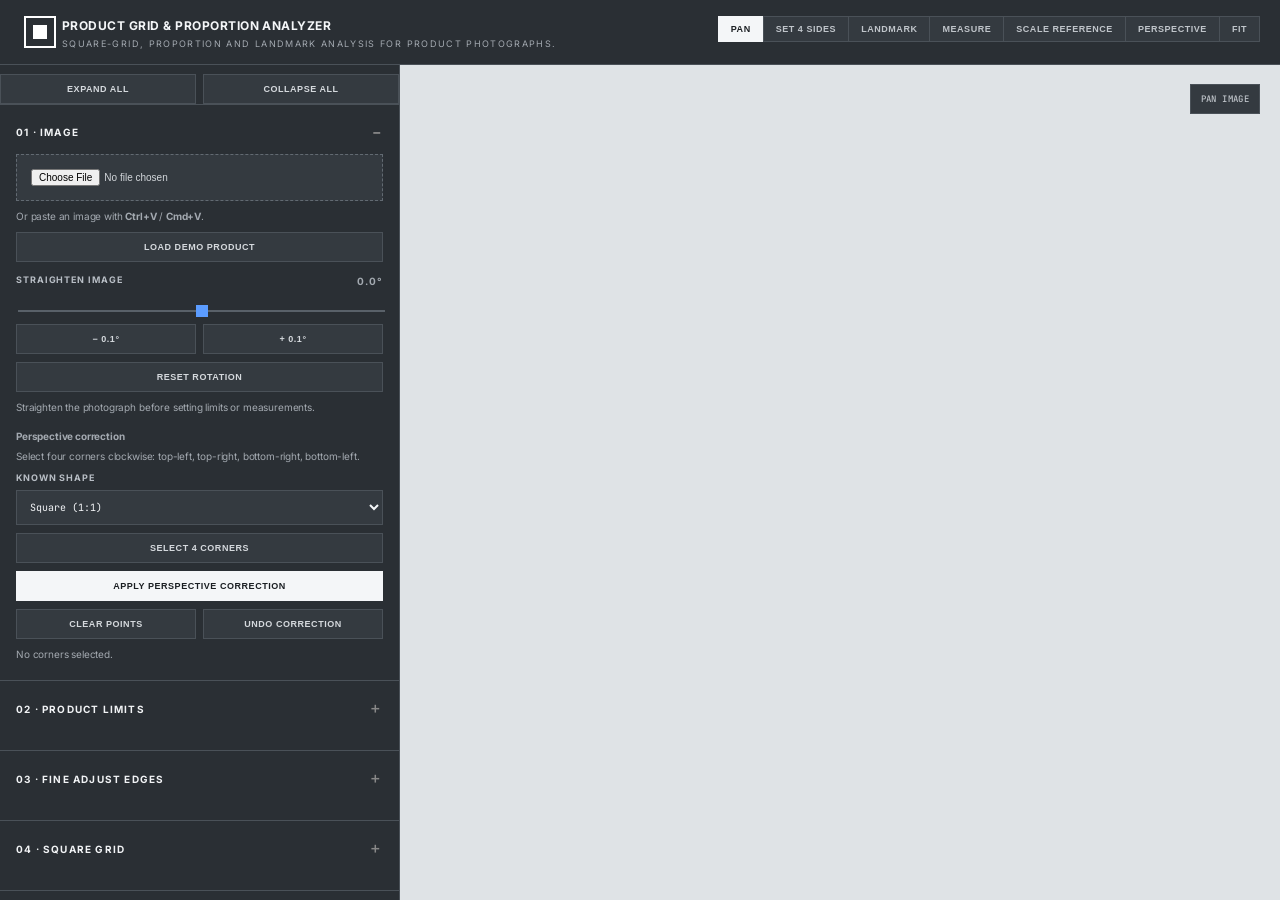
<file: redesign-preview.html>
<!doctype html><html><head><meta charset="utf-8"><meta name="viewport" content="width=device-width,initial-scale=1"><title>Grid Precision — Redesign Preview</title><style>html,body,iframe{margin:0;width:100%;height:100%;border:0;background:#3b4046;display:block}</style></head><body><iframe src="./index.html?v=4"></iframe></body></html>
</file>
